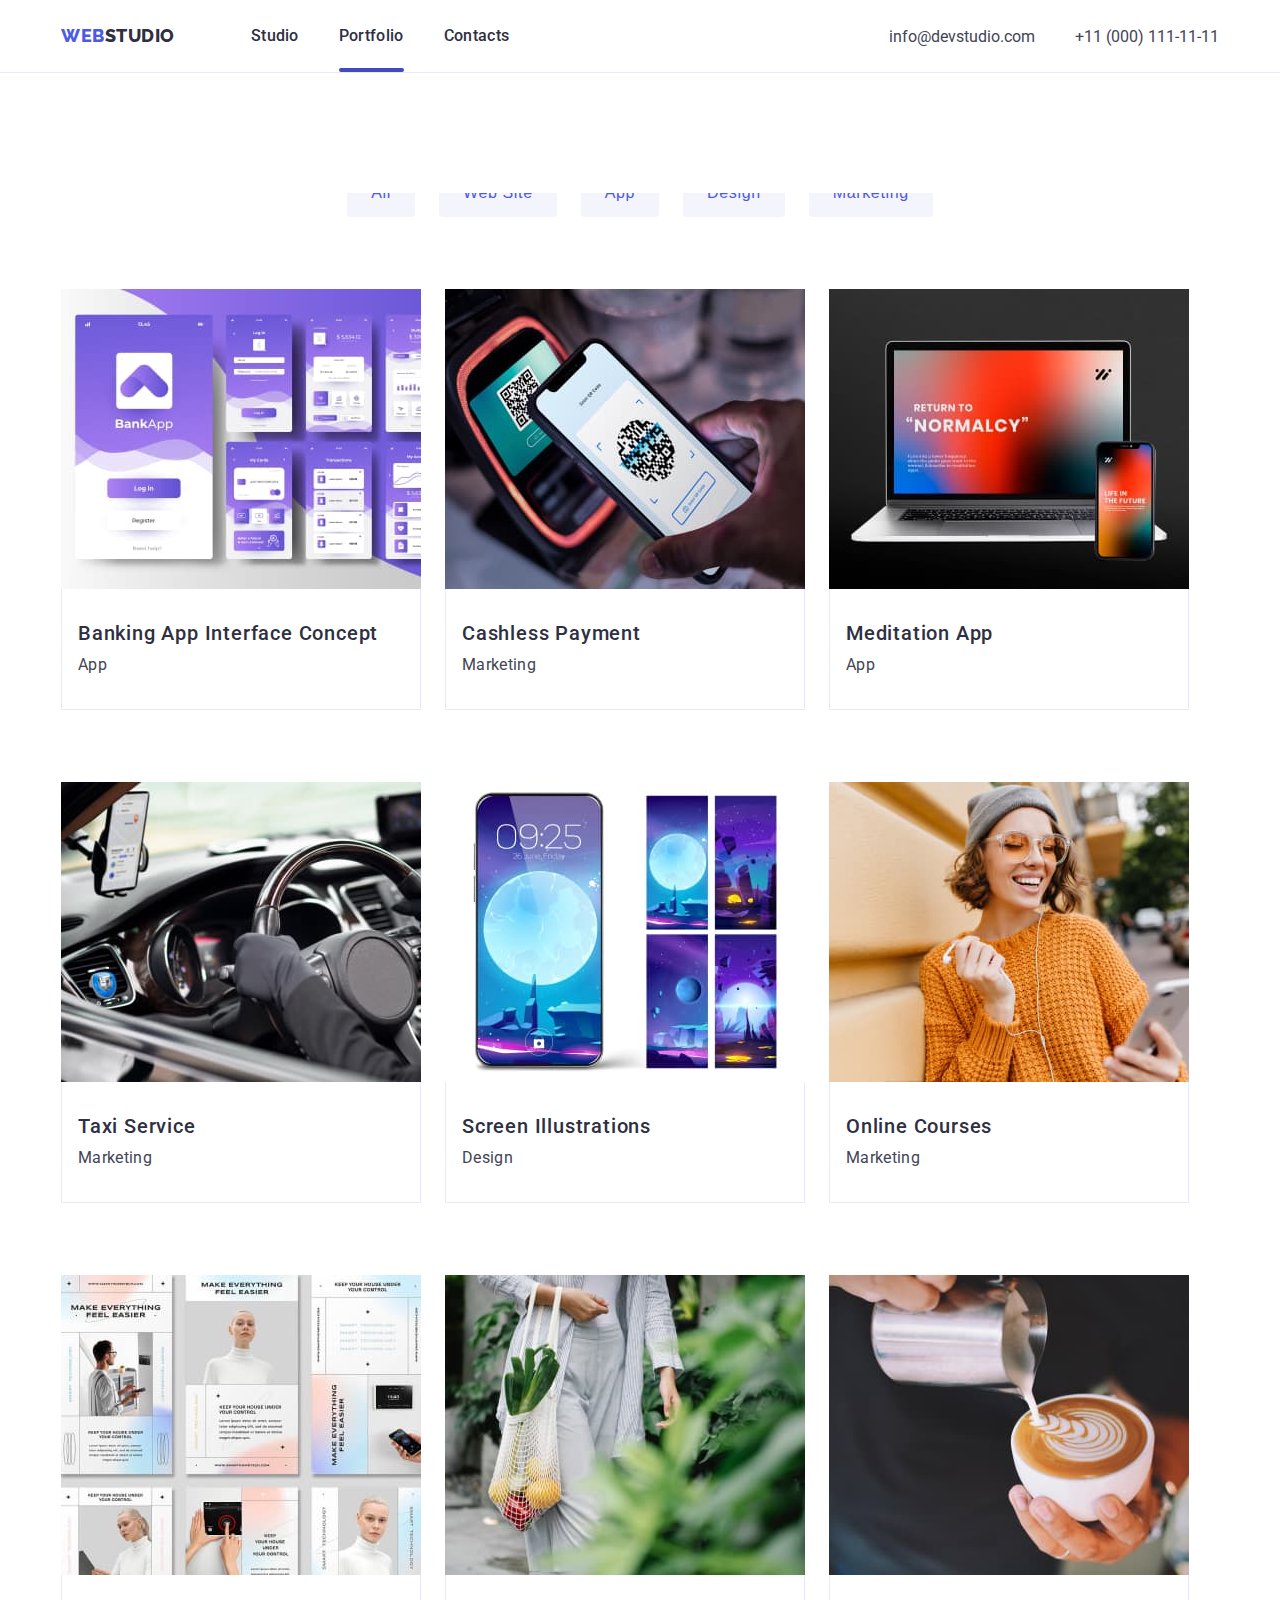
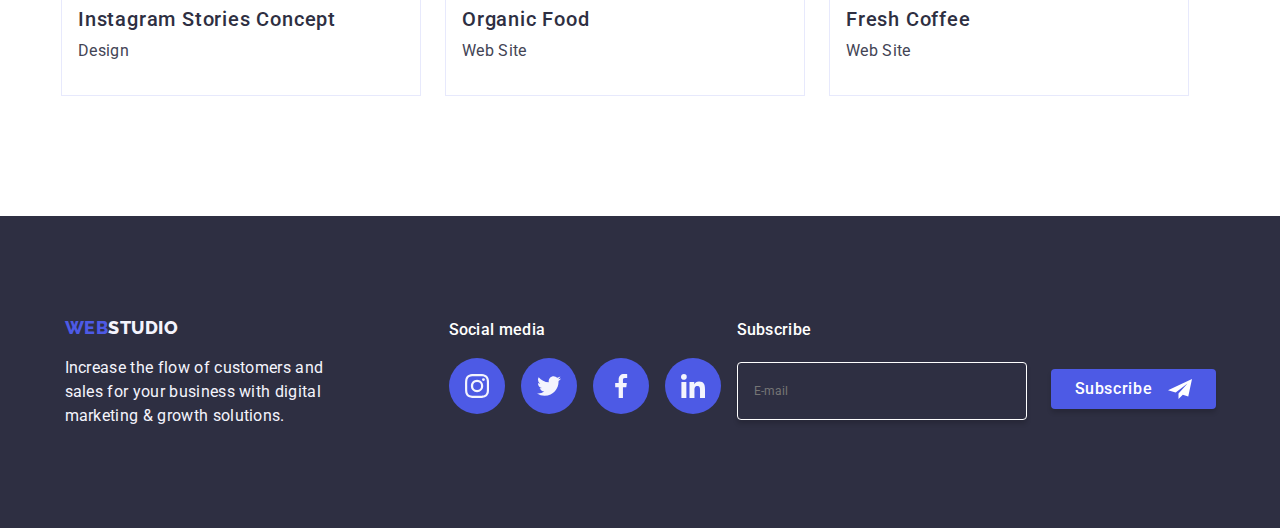
<file: portfolio.html>
<!DOCTYPE html>
<html lang="en">
<head>
    <meta charset="UTF-8">
    <meta name="viewport" content="width=device-width, initial-scale=1.0">
    <title>Portfolio</title>

    <link rel="preconnect" href="https://fonts.googleapis.com" />
    <link rel="preconnect" href="https://fonts.gstatic.com" crossorigin />
    <link
        href="https://fonts.googleapis.com/css2?family=Raleway:wght@700&family=Roboto:wght@400;500;700;900&display=swap"
        rel="stylesheet" />
    <link rel="stylesheet" href="https://cdnjs.cloudflare.com/ajax/libs/modern-normalize/2.0.0/modern-normalize.min.css"
        integrity="sha512-4xo8blKMVCiXpTaLzQSLSw3KFOVPWhm/TRtuPVc4WG6kUgjH6J03IBuG7JZPkcWMxJ5huwaBpOpnwYElP/m6wg=="
        crossorigin="anonymous" referrerpolicy="no-referrer" />
    <link rel="stylesheet" href="CSS/styles.css" />
</head>

<body>
    <header>
        <div class="topline container">
            <a class="logo_web" href="index.html"><span>Web</span><span class="logo_studio">Studio</span>
            </a>
            <nav class="menu">
                <ul class="menu-nav list">
                    <li><a href="index.html">Studio</a></li>
                    <li><a class="menu-nav_portfolio" href="portfolio.html">Portfolio</a></li>
                    <li><a href="#">Contacts</a></li>
                </ul>
            </nav>
            <div class="contact">
                <a class="button" href="mailto:info@devstudio.com">info@devstudio.com</a>
                <a class="button call" href="tel:+11(000)1111111">+11 (000) 111-11-11</a>
            </div>
        </div>
    </header>
<main>
    <section class="section">
        <div class="container">
            <ul class="filters list">
                <li><button type="button">All</button></li>
                <li><button type="button">Web Site</button></li>
                <li><button type="button">App</button></li>
                <li><button type="button">Design</button></li>
                <li><button type="button">Marketing</button></li>
            </ul>
        </div>

    <div class="container gallery">
            <ul class="list">
                <li>
                    <figure class="gallery_card" tabindex="0">
                        <div class="overlay-box">
                        <img src="images/portfolio/p-r1-img1.jpg" width="360" height="300" alt="interface of the app">
                        <div class="overlay">
                            <p>14 Stylish and User-Friendly App Design Concepts · Task Manager App · Calorie Tracker App · Exotic Fruit Ecommerce App · Cloud Storage App</p>
                        </div>
                        </div>

                        <figcaption class="gallery_card-content">
                            <h3>Banking App Interface Concept</h3>
                            <p>App</p>
                        </figcaption>
                    </figure>
                </li>
                <li>
                    <figure class="gallery_card" tabindex="0">
                        <div class="overlay-box">
                        <img src="images/portfolio/p-r1-img2.jpg" width="360" height="300" alt="paying-with-your-phone"><div class="overlay">
                            <p>14 Stylish and User-Friendly App Design Concepts · Task Manager App · Calorie Tracker App · Exotic Fruit Ecommerce App · Cloud Storage App</p>
                        </div>
                        </div>

                        <figcaption class="gallery_card-content">
                            <h3>Cashless Payment</h3>
                            <p>Marketing</p>
                        </figcaption>
                    </figure>
                </li>
                <li>
                    <figure class="gallery_card" tabindex="0">
                            <div class="overlay-box">
                                <img src="images/portfolio/p-r1-img3.jpg" width="360" height="300" alt="laptop-and-a-phone">
                                <div class="overlay"><p>14 Stylish and User-Friendly App Design Concepts · Task Manager App · Calorie Tracker App · Exotic Fruit Ecommerce App · Cloud Storage App</p>
                                </div>
                            </div>

                        <figcaption class="gallery_card-content">
                                <h3>Meditation App</h3>
                                <p>App</p>
                        </figcaption>
                    </figure>
                </li>
                <li>
                    <figure class="gallery_card" tabindex="0">
                        <div class="overlay-box">
                            <img src="images/portfolio/p-r2-img1.jpg" width="360" height="300" alt="taxi-driver-using-an-app">
                            <div class="overlay">
                                <p>14 Stylish and User-Friendly App Design Concepts · Task Manager App · Calorie Tracker App · Exotic Fruit Ecommerce App · Cloud Storage App</p>
                            </div>
                        </div>

                        <figcaption class="gallery_card-content">
                            <h3>Taxi Service</h3>
                            <p>Marketing</p>
                        </figcaption>
                    </figure>
                </li>
                <li>
                    <figure class="gallery_card" tabindex="0">
                        <div class="overlay-box">
                            <img src="images/portfolio/p-r2-img2.jpg" width="360" height="300" alt="backgrounds">
                            <div class="overlay">
                                <p>14 Stylish and User-Friendly App Design Concepts · Task Manager App · Calorie Tracker App · Exotic Fruit Ecommerce App · Cloud Storage App</p>
                            </div>
                        </div>

                        <figcaption class="gallery_card-content">
                            <h3>Screen Illustrations</h3>
                            <p>Design</p>
                        </figcaption>
                    </figure>
                </li>
                <li>
                    <figure class="gallery_card" tabindex="0">
                        <div class="overlay-box">
                            <img src="images/portfolio/p-r2-img3.jpg" width="360" height="300" alt="a-girl-studying-from-her-phone">
                            <div class="overlay">
                                <p>14 Stylish and User-Friendly App Design Concepts · Task Manager App · Calorie Tracker App · Exotic Fruit Ecommerce App · Cloud Storage App</p>
                            </div>
                        </div>

                        <figcaption class="gallery_card-content">
                            <h3>Online Courses</h3>
                            <p>Marketing</p>
                        </figcaption>
                    </figure>
                </li>
                <li>
                    <figure class="gallery_card" tabindex="0">
                        <div class="overlay-box">
                            <img src="images/portfolio/p-r3-img1.jpg" width="360" height="300" alt="design-of-versions-of-the-stories">
                            <div class="overlay">
                                <p>14 Stylish and User-Friendly App Design Concepts · Task Manager App · Calorie Tracker App · Exotic Fruit Ecommerce App · Cloud Storage App</p>
                            </div>
                        </div>

                        <figcaption class="gallery_card-content">
                            <h3>Instagram Stories Concept</h3>
                            <p>Design</p>
                        </figcaption>
                    </figure>
                </li>
                <li>
                    <figure class="gallery_card" tabindex="0">
                        <div class="overlay-box">
                            <img src="images/portfolio/p-r3-img2.jpg" width="360" height="300" alt="a-woman-with-organic-purchase">
                            <div class="overlay">
                                <p>14 Stylish and User-Friendly App Design Concepts · Task Manager App · Calorie Tracker App · Exotic Fruit Ecommerce App · Cloud Storage App</p>
                            </div>
                        </div>

                        <figcaption class="gallery_card-content">
                            <h3>Organic Food</h3>
                            <p>Web Site</p>
                        </figcaption>
                    </figure>
                </li>
                <li>
                    <figure class="gallery_card" tabindex="0">
                        <div class="overlay-box">
                            <img src="images/portfolio/p-r3-img3.jpg" width="360" height="300" alt="barista-pouring-cappucino-art">
                            <div class="overlay">
                                <p>14 Stylish and User-Friendly App Design Concepts · Task Manager App · Calorie Tracker App · Exotic Fruit Ecommerce App · Cloud Storage App</p>
                            </div>
                        </div>

                        <figcaption class="gallery_card-content">
                            <h3>Fresh Coffee</h3>
                            <p>Web Site</p>
                        </figcaption>
                    </figure>
                </li>
            </ul>
    </div>
</section>

</main>
<footer class="footer">
    <div class="container">
        <div class="footer_motto_div">
            <a class="logo_web" href="index.html"><span>Web</span><span class="logo_studio">Studio</span></a>
            <p>Increase the flow of customers and sales for your business with digital marketing & growth solutions.</p>
        </div>
        <div class="footer_social_div">
            <p>Social media</p>
            <ul class="footer_social list">
                <li tabindex="0"><div class="footer_icon_div"><svg class="footer_icon_self"><use href="./images/icons.svg#icon-instagram-2" width="24"></use></svg></div></li>
                <li tabindex="0"><div class="footer_icon_div"><svg class="footer_icon_self"><use href="./images/icons.svg#icon-twitter-1" width="24"></use></svg></div></li>
                <li tabindex="0"><div class="footer_icon_div"><svg class="footer_icon_self"><use href="./images/icons.svg#icon-facebook-1" width="24"></use></svg></div></li>
                <li tabindex="0"><div class="footer_icon_div"><svg class="footer_icon_self"><use href="./images/icons.svg#icon-linkedin-1" width="24"></use></svg></div></li>
            </ul>
        </div>
        <div class="footer_sub_div">
            <p>Subscribe</p>
            <div class="footer_sub_label-div">
                <label for="user-email" class="user-email">
                    <input class="footer_input_email" type="email" name="email" placeholder="E-mail">
                    <button type="button" type="submit" class="footer_sub_button">Subscribe<svg><use href="./images/icons.svg#icon-subscribe" width="24" ></use></svg></button>
                </label>
            </div>
        </div>
    </div>
</footer>
<script src="./js/modal.js"></script>
</body>
</html>
</file>
<file: CSS/styles.css>
:root {
  --primary-brand: #4d5ae5;
  --pressed-state: #404bbf;
  --dark: #2e2f42;
  --success: #31d0aa;
  --text: #434455;
  --subtle-text: #8e8f99;
  --accent: #e7e9fc;
  --light: #f4f4fd;
  --modal-overlay: #2e2f4266;
  --hero-background: #2e2f42b2;
  --white-background: #ffffff;
  --modal-background: #fcfcfc;
  --standard-animation: 250ms cubic-bezier(0.4, 0, 0.2, 1);
  --button-shadow: rgba(0, 0, 0, 0.15);
}

/* MARGIN RESEST --------------------------------------------------------- */

*,
*::before,
*::after {
  margin: 0;
  padding: 0;
}

body {
  font-family: "Roboto", sans-serif;
  color: var(--text);
  background-color: #ffffff;
  font-size: 16px;
  font-weight: 400;
}

header {
  border-bottom: var(--accent) 1px solid;
}

h1,
h2,
h3,
h4,
h5,
h6,
p {
  margin: 0px;
}

a {
  text-decoration: none;
  color: var(--text);
}

p {
  line-height: 1.5;
  letter-spacing: 0.02em;
  color: var(--text);
}


h2 {
  font-size: 36px;
  font-weight: 700;
  line-height: 1.1;
  letter-spacing: 0.03em;
  text-align: center;
  color: var(--dark);
}

h3 {
  font-size: 20px;
  font-weight: 500;
  line-height: 1.2;
  letter-spacing: 0.04em;
  color: var(--dark);
}

img {
  display: block;
  max-width: 100%;
  height: auto;
}

/* AUXILIARY CLASSES --------------------------------------------------------- */

.container {
  max-width: 428px;
  padding-left: 15px;
  padding-right: 15px;
  margin-left: auto;
  margin-right: auto;
  overflow: hidden;
}

@media screen and (min-width: 768px) {
  .container {
    max-width: 768px;
  }
}

@media screen and (min-width: 1200px) {
  .container {
    max-width: 1158px;
  }
}

.section {
  padding-top: 120px;
  padding-bottom: 120px;
}

@media screen and (min-width: 1200px) {
  .section {
    padding-top: 120px;
    padding-bottom: 120px;
  }
}

.list {
  list-style: none;
}

.button {
  display: inline-flex;
  text-decoration: none;
  cursor: pointer;
  font-family: "Roboto";
  border: none;
  border-radius: 4px;
}

.button:is(:hover, :focus) {
  color: var(--pressed-state);
  transition: background-color var(--standard-animation);
}

/* TOPLINE --------------------------------------------------------- */

.topline {
  display: flex;
  align-items: center;
  justify-content: flex-end;
  padding: 24px 0;
  flex-wrap: nowrap;
}

@media screen and (max-width: 767px) {
  .topline {
    justify-content: space-between;
  }
}

.menu {
  display: flex;
  align-items: center;
  margin-right: auto;
  
}

.logo_web,
.logo_studio {
  text-decoration: none;
  color: var(--primary-brand);
  font-family: "Raleway";
  text-transform: uppercase;
  font-weight: 800;
  font-size: 18px;
  line-height: 1.16;
  letter-spacing: 0.54px;
}

.logo_studio {
  color: var(--dark);
}

.menu-nav {
  display: flex;
  gap: 40px;
  margin-left: 76px;
}

@media screen and (max-width: 767px) {
  .menu-nav {
    display: none;
  }
}

.contact {
  display: flex;
  gap: 40px;
  align-items: center;
}

@media screen and (max-width: 767px) {
  .contact {
    display: none;
  }
}

@media screen and (min-width: 768px) and (max-width: 1199px) {
  .contact {
    flex-direction: column;
    gap: 12px;
  
  }
  
  .contact a {
    font-style: normal;
    color: var(--text);
    font-size: 12px;
    line-height: 1.16;
    letter-spacing: 0.48px;
  }
}


.menu-nav a {
  text-decoration: none;
  cursor: pointer;
  font-family: inherit;
  font-style: normal;
  color: var(--dark);
  font-weight: 500;
  line-height: 1.5;
  letter-spacing: 0.02em;

  position: relative;
  display: flex;
  gap: 40px;
  align-items: center;
  justify-content: center;
}

.menu-nav a:is(:hover, :focus) {
  color: var(--pressed-state);
  transition: background-color var(--standard-animation);
}

.menu-nav_studio::after {
  content: "";
  display: block;
  width: 100%;
  height: 4px;
  border-radius: 2px;
  top: 44px;

  position: absolute;
  background-color: var(--pressed-state);
}

.menu-nav_portfolio::after {
  content: "";
  display: block;
  width: 100%;
  height: 4px;
  border-radius: 2px;
  top: 44px;

  position: absolute;
  background-color: var(--pressed-state);
}

/* MENU TOOGLE BUTTON -------------------------------------------*/


.menu-toggle {
  display: flex;
  margin-right: 8px;
  background: none;
}

@media screen and (min-width: 769px) {
  .menu-toggle {
    display: none;
  }
  .menu-container {
    display:none;
  }
}

.hamburger-icon {
  max-width: 32px;
  max-height: 32px;
  display: flex;
  align-items: center;
  justify-content: center;
  stroke: var(--dark);
  stroke-width: 2px;
}


/* MENU MOBILE ---------------------------------------------------*/

.menu-container {
  min-width: 320px;
  max-width: 1170px;
  padding-left: 15px;
  padding-right: 15px;
  margin-left: auto;
  margin-right: auto;
}

.toggle-content {
  display: flex;
  height: 100%;
  flex-direction: column;
  justify-content: space-between;
}

.mobile-menu {
  display: flex;
  flex-direction: column;
  gap: 40px;
  margin-top: 40px;
}

.mobile-menu a {
  color: var(--dark);
  font-size: 36px;
  font-style: normal;
  font-weight: 700;
  line-height: 1.11;
  letter-spacing: 0.04em;
  text-transform: capitalize;
}

.mobile-menu a:is(:hover, :focus) {
  color: var(--pressed-state);
}

.mobile-contact {
  display: flex;
  flex-direction: column;
  gap: 40px;
}

.mobile-contact a {
  font-size: 20px;
  font-weight: 500;
  line-height: 1.2;
  letter-spacing: 0.4px;
  font-style: normal;
  color: var(--text);
}

.mobile-contact a:is(:hover, :focus) {
  color: var(--primary-brand);
  font-size: 36px;
  font-weight: 700;
  line-height: 1.111;
  letter-spacing: 0.72px;
}

.mobile-social {
  display: flex;
  max-width: 328px;
  justify-content: space-between;
}

.mobile-social .icon_div {
  padding: 8px;
  align-items: center;
  justify-content: center;
}

.mobile-social svg {
  display: flex;
  border-radius: 50%;
  align-items: center;
  justify-content: center;
  width: 40px;
  height: 40px;

}


.menu-toggle {
  min-height: 24px;
  min-width: 24px;
  display: flex;
  align-items: center;
  justify-content: center;

  margin: 0;
  padding: 0;
  background-color: transparent;
  cursor: pointer;
  border: 1px;
  border-radius: 50%;
  outline: none;
}

@media (min-width: 768px) {
  .menu-toggle {
    display: none;
  }
}

.menu-toggle:hover,
.menu-toggle:focus {
  background-color: rgba(0, 0, 0, 0.1);
}

.menu-container {
  position: fixed;
  top: 0;
  left: 0;
  width: 100vw;
  height: 100vh;
  padding: 32px;
  background-color: var(--white-background);
  z-index: 999;

  transform: translateX(100%);
  transition: transform 250ms ease-in-out;
}

.menu-container.is-open {
  transform: translateX(0);
}

.menu-container .menu-toggle {
  position: absolute;
  top: 16px;
  right: 16px;
  color: #fff;
}



/* HERO ----------------------------------------------------------------- */

.hero {
  background-color: var(--dark);
  background-image: linear-gradient(
      rgba(46, 47, 66, 0.7),
      rgba(46, 47, 66, 0.7)
    ),
    url(../images/people-office2x.jpg);
  max-width: 1440px;
  margin: 0 auto;
  margin-left: auto;
  margin-right: auto;
  text-align: center;
}

@media screen and (min-device-pixel-ratio: 2),
  (-webkit-min-device-pixel-ratio: 2),
  (min-resolution: 192dpi),
  (min-resolution: 2dppx) {
  .hero {
    background: linear-gradient(rgba(46, 47, 66, 0.7), rgba(46, 47, 66, 0.7)),
      url(../images/people-office2x.jpg);
    background-size: cover;
  }
}

@media screen and (min-width: 768px) {
  .hero {
    padding-bottom: 112px;
    padding-top: 112px;
    max-width: 768px;
    max-height: 436px;
  }
}

@media screen and (min-width: 1200px) {
  .hero {
    padding-bottom: 188px;
    padding-top: 188px;
    max-width: 1440px;
    max-height: 600px;
  }
}

.hero .container {
  display: flex;
  flex-direction: column;
  align-items: center;
  justify-content: center;

}

.hero h1 {
  text-align: center;
  color: var(--white-background);
  text-align: center;
  font-style: normal;
  font-size: 56px;
  font-weight: 700;
  line-height: 1.07;
  letter-spacing: 1.12px;
  margin-bottom: 48px;
}

@media screen and (max-width: 768px) {
  .hero h1 {
    font-size: 36px;
    font-weight: 700;
    font-style: normal;
    letter-spacing: 1.12px;
    max-width: 496px;
    line-height: 1.11;
    margin-bottom: 72px;
  }
}


.hero_button {
  text-decoration: none;
  cursor: pointer;
  font-family: "Roboto";
  background-color: var(--primary-brand);
  border: none;

  padding: 16px 32px;
  border-radius: 4px;
  box-shadow: 0px 4px 4px 0px var(--button-shadow);

  font-weight: 500;
  font-size: 16px;
  line-height: 1.5;
  letter-spacing: 0.04em;
  color: var(--white-background);
}

.hero_button:is(:hover, :focus) {
  background-color: var(--pressed-state);
  box-shadow: 0px 4px 4px 0px var(--button-shadow);
  transition: background-color var(--standard-animation);
}

/* VIRTUES --------------------------------------------------------- */

.virtues {
  display: flex;
  gap: 24px;
  align-items: flex-start;
}

.virtues_div {
  display: flex;
  flex-direction: column;
  align-items: flex-start;
  justify-content: center;
  gap: 8px;
}

.virtues_icon {
  width: 264px;
  height: 112px;
  flex-shrink: 0;
  border-radius: 4px;
  background-color: var(--light);
  padding: 24px 100px;
}

.virtues h3 {
  text-align: left;
  font-size: 20px;
  font-style: normal;
  font-weight: 500;
  line-height:1.2;
  letter-spacing: 0.72px;
}

.virtues p {
  margin-top: 8px;
  line-height: 1.5;
  letter-spacing: 0.02em;
}

@media screen and (min-width: 768px) and (max-width: 1199px) {
  
  .reduced-section2 {
    padding-bottom: 0; 
}

  .virtues {
    display: flex;
    flex-wrap: wrap;
    row-gap: 72px;
    column-gap: 24px;
  }

  .virtues li {
    max-width: 356px;
  }

  .virtues_icon {
    display: none;
  }

  .virtues h3 {
    text-align: left;
    font-size: 36px;
    font-weight: 700;
    line-height: 1.1;
    letter-spacing: 0.02em;
  }

  .virtues p {
    font-weight: 500;
  }
}

@media screen and (max-width: 767px) {

  .reduced-section2 {
      padding-bottom: 0; 
  }

  .virtues_div {
    align-items: center;
  }

  .virtues {
    display: flex;
    flex-direction: column;
    gap: 72px;
  }

  .virtues li {
    max-width: 396px;
  }

  .virtues_icon {
    display: none;
  }
 
  .virtues h3 {
    text-align: center;
    font-size: 36px;
    font-weight: 700;
    line-height: 1.1;
    letter-spacing: 0.02em;
  }

  .virtues p {
    font-weight: 500;
  }
}



/* WHAT ARE WE DOING --------------------------------------------------------- */

.reduced-margin {
  margin-top: -120px;
}

.section2 {
  display: flex;
  flex-direction: column;
  justify-content: center;
  align-items: center;
  gap: 72px;
}

@media screen and (max-width: 1199px) {
  .section2 {
    display: none;
  }
} 

.about {
  display: flex;
  gap: 24px;
}

/* OUR TEAM --------------------------------------------------------- */

.our-team {
  background-color: var(--light);
}

.our-team_figures {
  display: flex;
  gap: 24px;
  margin-top: 72px;
}


@media screen and (max-width: 767px) {
  .our-team_figures {
    flex-direction: column;
    gap: 72px;
    align-items: center;
  }
}

@media screen and (min-width: 768px) and (max-width: 1199px) {
  .our-team_figures {
    flex-wrap: wrap;
    row-gap: 64px;
    justify-content: center;
  }
}

.our-team_card {
  display: flex;
  flex-direction: column;
  align-items: center;
  justify-content: space-between;
  background-color: var(--white-background);
  border-radius: 0px 0px 4px 4px;
  box-shadow: 0px 2px 1px 0px rgba(46, 47, 66, 0.08),
    0px 1px 1px 0px rgba(46, 47, 66, 0.16),
    0px 1px 6px 0px rgba(46, 47, 66, 0.08);
  width: 264px;
  height: 428px;
}

.our-team_card-content {
  display: flex;
  flex-direction: column;
  text-align: center;
  align-items: center;
  justify-content: center;
  gap: 8px;
  padding-top: 32px;
  padding-bottom: 32px;
}

.our-team_social {
  display: flex;
  justify-content: space-between;
  align-items: center;
  gap: 24px;
}

.icon_div {
  display: flex;
  justify-content: center;
  align-items: center;
  background: var(--primary-brand);
  width: 40px;
  height: 40px;
  border-radius: 50%;
  padding: 12px;
  fill: var(--light);
}

.icon_div:is(:hover, :focus) {
  background-color: var(--pressed-state);
  cursor: pointer;
  transition: background-color var(--standard-animation);
}

.icon_self {
  width: 16px;
  height: 16px;
}

/* FOOTER --------------------------------------------------------- */

.footer {
  display: flex;
  align-items: center;
  background-color: var(--dark);
  margin: 0 auto;
}

.footer .container {
  display: flex;
  padding-top: 101.5px;
  padding-bottom: 100px;
}

@media screen and (min-width: 1200px) {

  .footer_motto_div {
    margin-right: 120px;
  }

  .footer_social_div {
    margin-right: 80px;
  }
}

@media screen and (min-width: 768px) and (max-width: 1199px) {

  .footer .container {
    flex-wrap: wrap;
    column-gap: 24px;
    row-gap: 72px;
    justify-content: flex-start;
    padding-bottom: 96px;
    padding-left: 108px;
  }

  .footer_input_email {
    max-width: 264px;
  }

}

@media screen and (max-width: 767px) {

  .footer .container {
    flex-direction: column;
    gap: 72px;
    align-items: center;
  }

  .footer_motto_div {
    align-items: center;
    max-width: 268px;
  }

  .footer_social_div {
    align-items: center;
  }
  
  .footer_sub_div {
    align-items: center;
  }

  .user-email {
    flex-direction: column;
    align-items: center;
  }

  .footer_input_email {
    max-width: 398px;
  }
}

.footer_motto_div {
  display: flex;
  flex-direction: column;
  gap: 17.5px;
  max-width: 264px;
}

.footer_motto_div p {
  color: var(--light);
}

.footer .logo_studio {
  color: var(--light);
}

.footer_social_div {
  display: flex;
  flex-direction: column;
  gap: 16px;
}

.footer_social_div p {
  color: var(--white-background);
  font-style: normal;
  font-weight: 500;
}

.footer_social {
  display: flex;
  width: 208px;
  height: auto;
  gap: 16px;
}

.footer_icon_div {
  display: flex;
  justify-content: center;
  align-items: center;
  background: var(--primary-brand);
  width: 40px;
  height: 40px;
  border-radius: 50%;
  padding: 8px 8px 8px 8px;
  fill: var(--light);
}

.footer_icon_div:is(:hover, :focus) {
  background-color: var(--success);
  cursor: pointer;
  transition: background-color var(--standard-animation);
}

.footer_icon_self {
  width: 24px;
  height: 24px;
}

/* FOOTER SUSCRIBE -------------------------------------------------- */

.footer_sub_div {
  display: flex;
  flex-direction: column;
  gap: 16px;

}

.footer_sub_div p {
  color: var(--white-background);
  font-style: normal;
  font-weight: 500;
}

.footer_sub_label-div {
  display: flex;
  flex-direction: row;
  justify-items: center;
  align-items: baseline;
}

.user-email {
  display: flex;
  align-items: baseline;
  justify-items: flex-end;
  gap: 24px;
  justify-content: center;
  align-items: center;
}

.footer_input_email {
  display: flex;
  gap: 24px;

  width: 264px;
  height: 40px;
  background: transparent;
  padding: 8px;
  padding-left: 16px;
  color: var(--white-background);

  border-radius: 4px;
  border: 1px solid var(--white-background);
 box-shadow: 0px 4px 4px 0px var(--button-shadow);
}

footer::placeholder {
  color: var(--white-background);
  font-size: 12px;
  font-weight: 400;
  line-height: 0.02;
  letter-spacing: 0.04em;
}

.footer_sub_button {
  display: flex;
  justify-content: center;
  align-items: center;

  font-family: Roboto;
  font-size: 16px;
  font-style: normal;
  font-weight: 500;
  line-height: 1.5;
  letter-spacing: 0.04em;
  box-shadow: 0px 4px 4px 0px var(--button-shadow);

  width: 165px;
  height: 40px;

  gap: 16px;
  background-color: var(--primary-brand);
  padding: 8px 24px;
  border-radius: 4px;
  color: var(--white-background);
  fill: var(--white-background);
  border: none;
}

.footer_sub_button:is(:hover, :focus) {
  background-color: var(--pressed-state);
  cursor: pointer;
  box-shadow: 0px 4px 4px 0px var(--button-shadow);
  transition: background-color var(--standard-animation);
}

/* CUSTOMERS --------------------------------------------------------- */

.customers_div {
  display: flex;
  justify-content: space-between;
  margin-top: 72px;
  flex-wrap: nowrap;
  gap: 24px;
}

@media screen and (min-width: 769px) and (max-width: 1999px) {
  .customers_div {
    display: flex;
    flex-wrap: wrap;
    row-gap: 72px;
    column-gap: 24px;
    justify-content: center;
  }

  .customers {
    align-items: center;
  }
}

@media screen and (max-width: 768px) {
  .customers_div {
    display: flex;
    flex-wrap: wrap;
    max-width: 396px;
    row-gap: 72px;
    column-gap: 16px;
    justify-content: center;
  }
}

.client_div {
  display: flex;
  justify-content: center;
}

.client_icon {
  align-self: center;
  fill: var(--subtle-text);
  width: 168px;
  height: 88px;
  padding: 16px 32px;
  border-radius: 4px;
  border: 1px solid var(--lightslate, #8e8f99);
}

.client_icon:is(:hover, :focus) {
  fill: var(--pressed-state);
  border-color: var(--pressed-state);
  cursor: pointer;
}



/* PORTFOLIO --------------------------------------------------------- */

.filters {
  margin-top: -24px;
  display: flex;
  justify-content: center;
  gap: 24px;
  padding-bottom: 72px;
}

.filters button {
  background-color: var(--light);
  border: 1px;
  border-color: var(--accent);
  border-radius: 4px;

  color: var(--primary-brand);
  font-size: 16px;
  font-weight: 500;
  line-height: 1.5;
  letter-spacing: 0.04em;

  display: flex;
  padding: 12px 24px;
  justify-content: center;
  align-items: center;
}

.filters button:is(:hover, :focus) {
  background-color: var(--pressed-state);
  cursor: pointer;
  border: none;
  box-shadow: 0px 4px 4px 0px var(--button-shadow);
  color: var(--white-background);
  transition: background-color var(--standard-animation);
}

.gallery {
  margin-top: -24px;
  margin-bottom: -24px;
}

.gallery .list {
  display: flex;
  flex-direction: row;
  flex-wrap: wrap;
  gap: 24px;
}

.gallery img {
  display: block;
}

.gallery_card {
  margin-bottom: 24px;
  margin-top: 24px;
}

.gallery_card:is(:hover, :focus) {
  cursor: pointer;
  box-shadow: 0px 2px 1px 0px rgba(46, 47, 66, 0.08),
    0px 1px 1px 0px rgba(46, 47, 66, 0.16),
    0px 1px 6px 0px rgba(46, 47, 66, 0.08);
    transition: background-color var(--standard-animation);
}

.gallery_card-content {
  display: flex;
  height: 120px;
  padding: 0px 16px;
  flex-direction: column;
  justify-content: center;
  align-items: flex-start;
  gap: 8px;

  border: 1px solid;
  border-color: var(--accent);
  border-top: none;
  background-color: var(--white-background);
}

.overlay-box {
  position: relative;
  margin: 0 auto;
  overflow: hidden;
}

.overlay {
  position: absolute;
  top: 0;
  left: 0;
  width: 100%;
  height: 100%;
  background: rgba(33, 150, 243, 0.9);
  padding-top: 40px;
  padding-bottom: 164px;
  padding-left: 32px;
  padding-right: 32px;

  transform: translatey(100%);
  transition: transform 250ms ease;
}

.overlay p {
  color: var(--light);
  font-weight: 400;
  font-size: 16px;
  line-height: 1.5;
}

.overlay-box:is(:hover, :focus) .overlay {
  transform: translatex(0);
  transition: background-color var(--standard-animation);
}

/* MODAL CLOSE BUTTON ---------------------------------------------- */

.closing-button {
  position: absolute;
}

.close-black-18dp {
  width: 8px;
  height: 8px;
}

.close-black-18dp:is(:hover, :focus) {
  width: 8px;
  height: 8px;
}

.modal_close_button {
  display: flex;
  align-items: center;
  justify-content: center;
  border-radius: 50%;
  border-width: 1px;
  border-color: rgba(0, 0, 0, 0.1);
  background-color: var(--accent);
  width: 24px;
  height: 24px;
}

.modal_close_button:is(:hover, :focus) {
  background-color: var(--pressed-state);
  fill: var(--white-background);
  cursor: pointer;
  transition: background-color var(--standard-animation);
}

/* MODAL ---------------------------------------------------------- */

.backdrop {
  position: fixed;
  top: 0;
  left: 0;
  right: 0;
  bottom: 0;
  background-color: rgba(0, 0, 0, 0.2);
  transition: visibility 2s linear, opacity var(--standard-animation);
}

.modal {
  position: absolute;
  top: 50%;
  left: 50%;
  transform: translate(-50%, -50%) scale(1);
  width: 408px;
  height: 584px;
  background: var(--white-background);
  padding: 24px;
  box-shadow: 0px 1px 3px rgba(0, 0, 0, 0.12), 0px 1px 1px rgba(0, 0, 0, 0.14),
    0px 2px 1px rgba(0, 0, 0, 0.2);
  border-radius: 4px;

  display: flex;
  align-items: flex-start;
  justify-content: right;
}

.is-hidden .modal {
  transform: translate(-50%, -50%) scale(0);
}

.is-hidden {
  pointer-events: none;
  visibility: hidden;
  opacity: 0;
  transition-property: visibility, opacity;
}

/* INPUTS MODAL -----------------------------------------------*/

input {
  font-family: inherit;
  font-size: 12px;
  width: 360px;
  height: 40px;
  margin-top: 4px;
  border-radius: 4px;
  border: 1px solid var(--navyblue-modal, rgba(46, 47, 66, 0.4));
  padding: 8px 38px;
}

textarea {
  font-family: inherit;
  font-size: inherit;
  width: 360px;
  height: 120px;
  border-radius: 4px;
  border: 1px solid var(--navyblue-modal, rgba(46, 47, 66, 0.4));
  padding: 8px 16px;
  margin-top: 4px;
  resize: none;
}

textarea::placeholder {
  font-family: inherit;
  font-size: inherit;
  color: rgba(46, 47, 66, 0.4);
 
}

.label {
  display: flex;
  flex-direction: column;
  font-family: inherit;
  font-size: 12px;
  font-style: normal;
  line-height: 1.16;
  letter-spacing: 0.04em;
  color: var(--subtle-text);
  position: relative;
}

form {
  display: flex;
  flex-direction: column;
  align-items: center;
  justify-content: center;
}

/* ICONS MODAL INPUTS ------------------------------------> relative to the label */

.inputs {
  display: flex;
  flex-direction: column;
  align-items:  flex-start;
  justify-content: center;
  gap: 8px;
  font-family: inherit;
  font-size: 12px;
  line-height: 1.16;
  letter-spacing: 0.04em;
}

.inputs svg {
  transform: translate(-50%, -50%) scale(1);
  position: absolute;
  top: 65%;
  left: 6%;
}

.inputs svg:is(:hover, :focus) {
  cursor: pointer;
  fill: var(--primary-brand);
}

.form .title {
  color: var(--dark);
  text-align: center;
  font-family: Roboto;
  font-size: 16px;
  font-style: normal;
  font-weight: 500;
  line-height: 1.5;
  letter-spacing: 0.02em;

  padding-top: 48px;
}

.form .button {
  display: inline-flex;
  text-align: center;
  justify-content: center;
  font-family: Roboto;
  font-size: 16px;
  font-style: normal;
  font-weight: 500;
  line-height: 1.5;
  letter-spacing: 0.02em;

  padding: 16px 32px;
  background-color: var(--primary-brand);
  color: var(--white-background);
  border: none;

  width: 169px;
  height: 56px;
  border-radius: 4px;
  box-shadow: 0px 4px 4px 0px var(--button-shadow);

  margin-bottom: 24px;
}

.form .button:is(:hover, :focus) {
  cursor: pointer;
  background-color: var(--pressed-state);
}

/* CHECKBOX -------------------------------------------------------*/


.consent {
  display: flex;
  flex-direction: row;
  gap: 8px;
  justify-content: center;
  align-items: baseline;
  margin-top: 16px;
  margin-bottom: 24px;
  }
  
.consent p {
  font-family: inherit;
  font-size: 12px;
  font-style: normal;
  line-height: 1.16;
  letter-spacing: 0.04em;
  color: var(--subtle-text);
  }

  .consent a {
    color: var(--primary-brand);
    font-family: Roboto;
    font-size: 12px;
    font-style: normal;
    line-height: 1.3;
    letter-spacing: 0.04em;
    text-decoration-line: underline;
  }


.terms_input {
  width: 16px;
  height: 16px;
  position: relative;
}

.terms_input [type="checkbox"] {
  appearance: none;
  -webkit-appearance: none;
  border: 1px solid rgba(46, 47, 66, 0.4);
  border-radius: 2px; 
  width: 15px;
  height: 15px;
}

.terms_input[type="checkbox"]:checked {
  background-color: #404bbf;
  border-color: #404bbf;
  transition: var(--standard-animation);
}

.terms_icon-checked {
  position: absolute;
  top: 78.7%;
  left: 8.5%;
}
</file>
